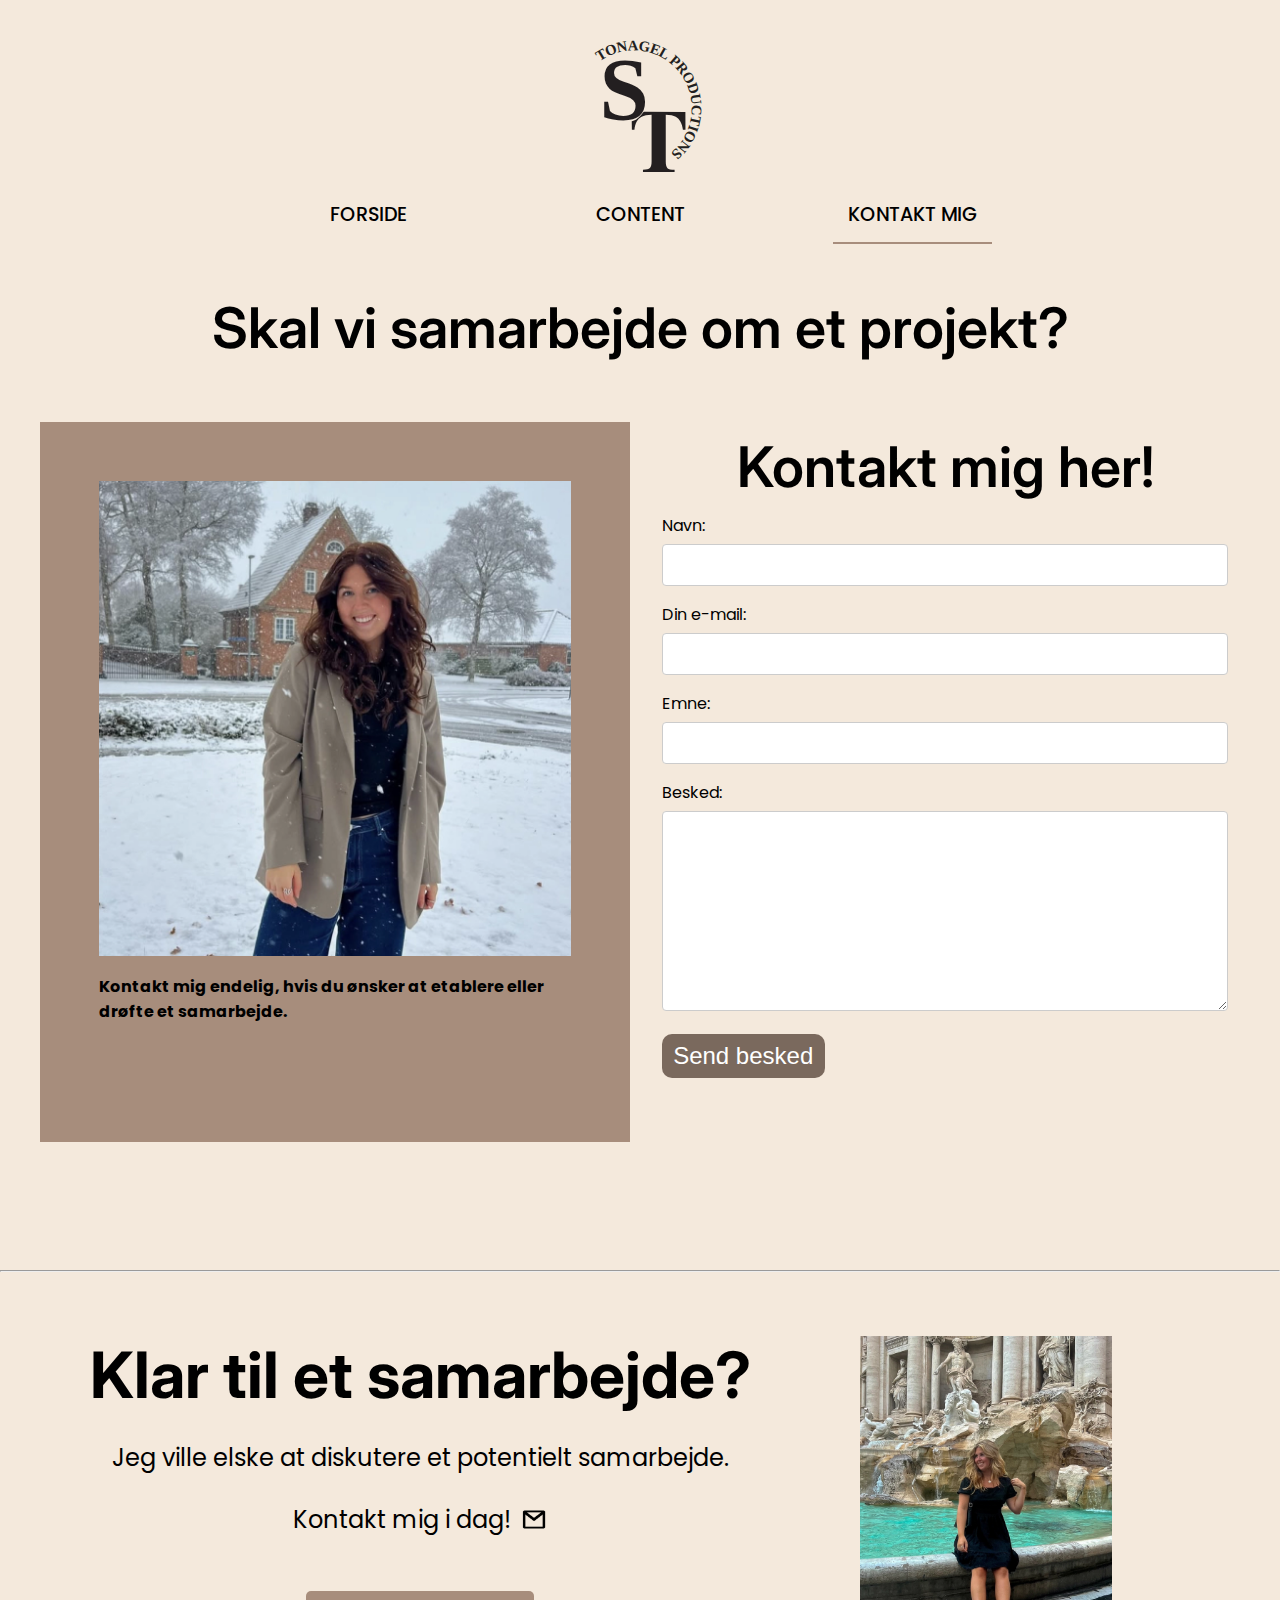
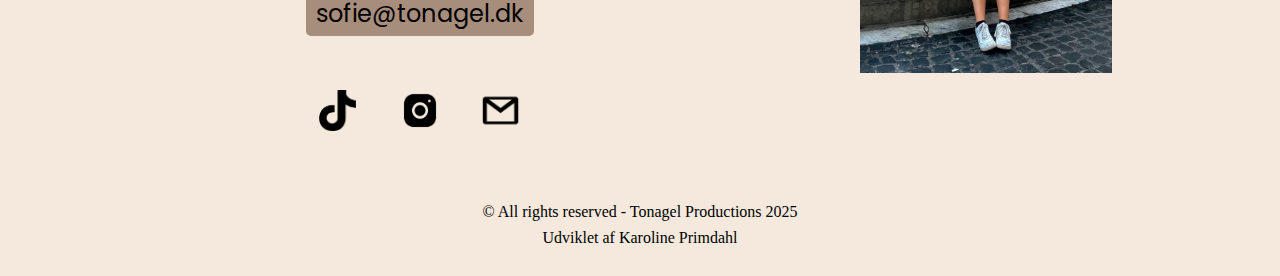
<file: kontakt.html>
<!DOCTYPE html>
<html lang="da">

<head>
    <meta charset="UTF-8">
    <meta name="viewport" content="width=device-width, initial-scale=1.0">
    <title>Kontakt mig</title>
    <link rel="stylesheet" href="style.css">
    <link
        href="https://fonts.googleapis.com/css2?family=Inter:ital,opsz,wght@0,14..32,100..900;1,14..32,100..900&display=swap"
        rel="stylesheet">
    <link rel="preconnect" href="https://fonts.googleapis.com">
    <link rel="preconnect" href="https://fonts.gstatic.com" crossorigin>
    <link
        href="https://fonts.googleapis.com/css2?family=Poppins:ital,wght@0,100;0,200;0,300;0,400;0,500;0,600;0,700;0,800;0,900;1,100;1,200;1,300;1,400;1,500;1,600;1,700;1,800;1,900&display=swap"
        rel="stylesheet">
    <link rel="icon" type="image/svg+xml" href="img/fav500.svg">

</head>

<body>
    <header>
        <div class="header_logo">
            <a href="index.html"><img class="logo" src="img/logo300.svg" alt="logo"></a>
        </div>

        <nav>
            <ul class="menu">
                <li class="nr1"><a href="index.html"> Forside</a></li>
                <li class="nr2"><a href="vid.html">Content</a></li>
                <li class="nr3"><a href="kontakt.html" class="active">Kontakt mig</a></li>
            </ul>
            <div class="burger">
                <div class="line"></div>
                <div class="line"></div>
                <div class="line"></div>
            </div>
        </nav>
    </header>

    <main>
        <h1 id="h1_kund" class="kunder">Skal vi samarbejde om et projekt?</h1>
        <div class="kontakt_sofie">
            <div class="kontakt1">

                <div class="indeni_kontakt">
                    <img class="kontakt_mail" src="img/sofie_kontakt.webp" alt="sofie tonagel">
                    <p class="kontakt_p">Kontakt mig endelig, hvis du ønsker at etablere eller drøfte et samarbejde.</p>
                </div>
            </div>
            <div class="kontakt2">
                <h2 id="kunder_" class="kunder">Kontakt mig her!</h2>
                <form id="contact-form">
                    <label for="name">Navn:</label>
                    <input type="text" id="name" name="name" required>
                    <br>

                    <label for="email">Din e-mail:</label>
                    <input type="email" id="email" name="email" required>
                    <br>

                    <label for="emne">Emne:</label>
                    <input type="text" id="emne" name="emne" required>
                    <br>

                    <label for="message">Besked:</label>
                    <textarea class="stort_tekstfelt" id="message" name="message" required></textarea>
                    <br>

                    <button type="submit">Send besked</button>
                </form>
            </div>

            <div id="popup-modal" style="display: none;">
                <div class="popup-content">
                    <h2>Beskeden er sendt!</h2>
                    <p class="p_pop">Tak for din besked. Jeg vender tilbage hurtigst muligt. </p>
                    <a href="#" id="close-popup">Luk</a>
                </div>
            </div>

        </div>
        <button onclick="topFunction()" id="myBtn" title="Go to top"><i class="arrow up"></i></button>
    </main>

    <footer>
        <hr>
        <div class="footer_grid">
            <div class="samarbejde">
                <h1 class="h1_footer">Klar til et samarbejde?</h1>
                <p class="p_footer">Jeg ville elske at diskutere et potentielt samarbejde.
                </p>
                <div class="kontakte">
                    <p class="p_footer">Kontakt mig i dag!</p>
                    <img src="img/mail.webp" alt="mail">
                </div>
                <div class="bar2">
                    <div class="boks2">
                        <a class="a-tag" href="mailto:sofie@tonagel.dk">sofie@tonagel.dk</a>
                    </div>
                </div>
                <div class="medier">
                    <a class="hover" href="https://www.tiktok.com/@sofietonagel"><img class="tikki" src="img/tik.webp"
                            alt="tik tok"></a>
                    <a class="hover" href="https://www.instagram.com/sofietonagel/"><img src="img/instagram.webp"
                            alt="instagram"></a>
                    <a class="hover" href="mailto:sofie@tonagel.dk"><img src="img/mail.webp" alt="mail"></a>
                </div>

            </div>

            <div class="billede_footer">
                <img src="img/sofie_footer.webp" alt="sofie tonagel">

            </div>
        </div>
        <p class="footer_right">© All rights reserved - Tonagel Productions 2025 <br>
            Udviklet af <a class="karomail" href="mailto:karolineprimdahl94@gmail.com">Karoline Primdahl</a></p>
    </footer>
    <script src="java.js"></script>
</body>

</html>
</file>
<file: style.css>
* {
  margin: 0;
  padding: 0;
  box-sizing: border-box;
}

img {
  width: 100%; /** Responsive billeder **/
}

video {
  width: 100%;
}


body {
  background-color: #f4e9dc;
}

main {
  max-width: 1200px; /** Max størrelse på 1200 px **/
  margin-inline: auto;
}

h2 {
  font-family: inter;
}
.p_port {
  font-family: serif;
  text-transform: uppercase;
  text-align: center;
  font-family: poppins;
  padding-bottom: 2%;
}

.dk {
  font-family: poppins;
}



.email,
.tik {
  font-family: poppins;
  text-decoration: none;
  color: black;
}

@media (max-width: 960px) {
  .dk,
  .email {
    font-size: 0.7rem;
  }
}

@media (max-width: 600px) {
  .tik {
    font-size: 0.8rem;
  }
}
h3 {
  font-family: poppins;
}

.grid_sammen1 {
  display: grid;
  grid-template-columns: 1fr 1fr;
  gap: 10px;
}

.tekst {
  display: grid;
  grid-template-columns: 1fr 1fr;
}

.lokation,
.mail,
.tik,
.insta {
  width: 10%;
  display: flex;
  align-items: center;
  gap: 10px;
}

.grid_1-1 {
  display: grid;
  grid-template-columns: 1fr 1fr;
}

.grid_1-1-1 {
  padding-left: 10%;
}

.h1_grid1 {
  text-align: center;
  font-size: 3rem;
  font-weight: 400;
  margin: 0%;
  padding-top: 4%;
}

@media (max-width: 895px) {
  .tik {
    font-size: 0.9rem;
  }
}
@media (max-width: 760px) {
  .grid_sammen1 {
    grid-template-columns: 1fr;
  }

  .grid_1-1 {
    grid-template-columns: 1fr;
  }
  .some {
    width: 80%;
    display: flex;
    margin: auto;
  }

  .p_port {
    font-size: 2rem;
    font-weight: bold;
  }

  .micro {
    padding-left: 3%;
    padding-right: 3%;
  }
  .tekst {
    grid-template-columns: 1fr;

    padding-bottom: 6%;
  }

  .grid_1-1-1 {
    text-align: center;
    margin: auto;
    padding-top: 2%;
  }

  .grid_1-1-1 img {
    width: 170%;
  }

    .dk,
  .email {
    font-size: 1rem;
  }
}

@media (max-width: 600px) {
  .tekst {
    margin-top: -7%;
  }
  
}

.h3_grid1 {
  text-align: center;
  margin: 0%;
  font-weight: 400;
}

.micro {
  max-width: 65ch;
  line-height: 1.5;
  margin: auto;
  padding-top: 2%;
}

@media (max-width: 600px) {
  .micro {
    padding-top: 5%;
    padding-bottom: 5%;
  }
}

.tik img {
  width: 140%;
}

.insta img {
  width: 190%;
}

.grid_2-2-2 {
  display: grid;
  grid-template-columns: 1fr 1fr;
}

.tik,
.insta {
  margin: 10%;
  margin-left: 20%;
}

.grid_2-2 img {
  width: 70%;
}

.grid_2-2 {
  text-align: center;
  padding-top: 2%;
  padding-bottom: 5%;
}

.grid2 {
  background-color: #a78d7c;
}

.boks {
  background-color: #a78d7c;
  border-radius: 15px; /** Runde hjørner **/
}

.bar {
  padding-left: 1%;
  padding-right: 1%;
  padding-top: 10%;
}

.h1_bar {
  text-align: center;
  font-size: 3.5rem;
  font-weight: 600;
  padding: 1%;
}


.sektion1,
.sektion2 {
  display: grid;
  grid-template-columns: 1fr 1fr;
  gap: 20px;
  padding-top: 5%;
  padding-left: 2%;
  padding-right: 2%;
}

.undersektion1,
.undersektion2,
.undersektion3,
.undersektion4 {
  display: grid;
  grid-template-columns: 1fr 1fr 1fr;
  gap: 20px;
  align-items: center;
}

@media (max-width: 600px) {
  .sektion1,
  .sektion2 {
    grid-template-columns: 1fr;
    gap: 40px;
    padding-top: 5%;
    padding-left: 3%;
    padding-right: 3%;
  }
}

.hover:hover,
button:hover {
  transform: scale(1.1); /** Zoomer ind  **/
  /** Chatten **/
  transition: transform 0.3s ease; /** Tilføjer en glidende overgang **/
}

/** BACK TO TOP KNAP **/
/** BACK TO TOP MED W3 SCHOOLS **/
#myBtn {
  display: none; /** Fjerner, viser med JS **/
  position: fixed; /** Fastgør **/
  bottom: 20px; /** Placering **/
  right: 30px; /** Placering **/
  z-index: 99; /** Kommer frem, for alt **/
  font-size: 18px; /** Font størrelse **/
  border: none; /** Stroke væk **/
  background-color: #7a695d; /** Knap farve **/
  color: white; /** Pil farve **/
  cursor: pointer; /** Pege **/
  padding: 10px /** top + bund **/ 30px; /** højre + venstre **/ /** Indvendig afstand **/
}

/** HOVER B2TOP **/
#myBtn:hover {
  background-color: #7a695d; /** Farve **/
}

/** PIL I KNAP **/
.arrow {
  border: solid white; /** Solid for at vise **/
  border-width: 0 3px 3px 0; /** Form **/
  display: inline-block; /** Gør V **/
  padding: 3px; /** Vises **/
}

.up {
  transform: rotate(-135deg); /** Roterer V **/
}

/** HOVER **/
#myBtn:hover .arrow {
  border: solid black; /** Solid for at vise **/
  border-width: 0 3px 3px 0; /** Form **/
  display: inline-block; /** Gør V **/
  padding: 3px; /** Vises **/
}

.footer_grid {
  padding-top: 5%;
  display: grid;
  grid-template-columns: 2fr 1fr;
  gap: 20px;
  padding-bottom: 5%;
}

.billede_footer img {
  width: 60%;
}

.samarbejde {
  margin: auto;
}

.h1_footer {
  font-size: 4rem;
  text-align: center;
  padding-bottom: 4%;
}

.p_footer {
  text-align: center;
  font-size: 1.5rem;
  font-family: poppins;
}

.kontakte {
  display: flex;
  align-items: center;
  justify-content: center;
  gap: 10px;
  padding-top: 4%;
}

.kontakte img {
  width: 4%;
}

.boks2 {
  padding-top: 8%;
  border-radius: 15px; /** Runde hjørner **/
}

.bar2 {
  text-align: center;
}

.a-tag {
  background-color: #a78d7c;
  padding: 5px 10px; /* Tilføj lidt polstring omkring teksten */
  border-radius: 5px; /* Afrundede hjørner for et pænere look */
  display: inline-block; /* Sikrer, at baggrundsfarven omslutter teksten */
  text-decoration: none; /* Fjerner understregning */
  color: black; /* Skift tekstfarve, hvis nødvendigt */
  font-size: 1.5rem;
  font-family: poppins;
}

.a-tag:hover {
  transform: scale(1.1); /** Zoomer ind  **/
  /** Chatten **/
  transition: transform 0.3s ease; /** Tilføjer en glidende overgang **/
}

.medier {
  display: grid;
  grid-template-columns: 1fr 1fr 1fr;
  gap: 40px;
  width: 30%;
  padding-top: 8%;
  margin: auto;
}

.tikki {
  width: 90%;
}

footer {
  padding-bottom: 2%;
}

.footer_right {
  text-align: center;
  line-height: 1.6;
}


@media (max-width: 1080px) {


  .h1_footer {
    font-size: 3rem;
  }

  .p_footer {
    text-align: center;
    font-size: 1.1rem;
  }

  .a-tag {
    font-size: 1.1rem;
  }

  .billede_footer img {
    display: flex;
    margin: auto;
    width: 80%;
  }

  .medier {
    width: 30%;
  }
}

@media (max-width: 765px) {


  .h1_footer {
    font-size: 2.5rem;
  }

  .p_footer {
    text-align: center;
    font-size: 1.1rem;
  }

  .a-tag {
    font-size: 1.1rem;
  }

  .billede_footer img {
    display: flex;
    margin: auto;
    width: 90%;
  }

  .medier {
    width: 40%;
  }
}

@media (max-width: 703px) {
.h1_footer {
  font-size: 2.3rem;
}

  .p_footer {
    text-align: center;
    font-size: 0.9rem;
  }

}

@media (max-width: 600px) {
  .footer_grid {
    grid-template-columns: 1fr;
  }

  .h1_footer {
    font-size: 2rem;
  }

  .p_footer {
    text-align: center;
    font-size: 1.2rem;
  }

  .a-tag {
    font-size: 1.2rem;
  }

  .billede_footer img {
    display: flex;
    margin: auto;
  }

  .medier {
    width: 50%;
  }

  footer {
    padding-bottom: 15%;
  }
}

.omtale {
  display: grid;
  grid-template-columns: 1fr 1fr 1fr 1fr;
  padding-bottom: 2%;
  gap: 40px;
  padding-left: 2%;
  padding-right: 2%;
}

.omtale1 img,
.ivon {
  width: 30%;
  display: flex;
  align-items: center;
  margin: auto;
}

.omtale1,
.omtale2,
.omtale3,
.omtale4 {
  border: 2px solid #333; /* Sort kant (ændr farven efter behov) */
  border-radius: 10px; /* Gør hjørnerne lidt blødere */
  padding: 5%;
  background-color: white;
  margin-bottom: auto;
  box-shadow: 4px 4px 15px rgba(0, 0, 0, 0.2);
}

.kunder {
  padding-bottom: 2%;
  padding-top: 10%;
  font-weight: 600;
}

.negleomtale {
  padding-top: 4%;
  text-align: center;
  padding-bottom: 8%;
}

.neglee {
  line-height: 1.6;
  padding-top: 2%;
  padding-bottom: 2%;
}

.mofibro,
.dreamzy {
  width: 70%;
  display: flex;
  align-items: center;
  margin: auto;
}

.lounge1 {
  width: 80%;
  display: flex;
  align-items: center;
  margin: auto;
}

.kunder {
  text-align: center;
  font-size: 3.5rem;
}

@media (max-width: 900px) {
  .omtale {
    grid-template-columns: 1fr 1fr;
    padding-left: 3%;
    padding-right: 3%;
  }

  .kunder {
    font-size: 2.4rem;
    padding-top: 10%;
  }
}


@media (max-width: 1080px) {
  .h1_bar {
    font-size: 3rem;
    padding: 2%;
  }


 .kunder {
    font-size: 3rem;

  }
  }
@media (max-width: 946px) {
  .h1_bar{
    font-size: 2.5rem;
    padding: 2%;
  }

    .kunder {
    font-size: 2.5rem;
  }
}
@media (max-width: 790px) {
  .h1_bar {
    font-size: 1.9rem;
    padding: 2%;
  }

    .kunder {
    font-size: 1.9rem;

  }

}

@media (max-width: 600px) {
  .h1_bar,
  .kunder {
    font-size: 2rem;
    padding: 4%;
  }

  .kunder {
    font-size: 2.4rem;
    padding-top: 10%;
  }
}

blockquote {
  background-color: #f4e9dc;
}

.under_video {
  display: grid;
  grid-template-columns: 1fr 1fr;
  gap: 20px;
}

.videoer {
  display: grid;
  grid-template-columns: 1fr 1fr;
  gap: 20px;
  padding: 3%;
}

.vidvid {
  background-color: #a78d7c;
}

.video_tekst {
  text-align: center;
  font-size: 1.5rem;
}

hr {
  margin-top: 10%;
}

.h1_video {
  color: white;
  text-align: center;
  padding-top: 4%;
  font-size: 3.5rem;
}


@media (max-width: 900px) {

  .h1_video {
    font-size: 3rem;
  }

  .video_tekst {
    font-size: 1rem;
  }
}

@media (max-width: 750px) {
  .videoer {
    grid-template-columns: 1fr;
  }

  .h1_video {
    font-size: 2.5rem;
  }

  .video_tekst {
    font-size: 1.5rem;
  }
}

.p_video {
  color: white;
  font-family: poppins;
  font-size: 1.3rem;
}

button {
  cursor: pointer; /** Mussehånd **/
  background-color: white;
  color: black;
  border-radius: 10px; /** Rundere hjørner **/
  padding: 8px; /** Større felter **/
  padding-left: 2%;
  padding-right: 2%;
  font-size: 1.5rem;
  text-align: center;
}

.knap_2 {
  cursor: pointer; /** Mussehånd **/
  background-color: #7a695d;
  color: white;
  border-radius: 10px; /** Rundere hjørner **/
  padding: 8px; /** Større felter **/
  padding-left: 2%;
  padding-right: 2%;
  font-size: 1.5rem;
  text-align: center;
}

.knap_2:hover {
  color: black;
}

.knappen {
  text-align: center;
  padding-bottom: 5%;
}

.knappen_2 {
  text-align: center;
  padding-bottom: 10%;
}


.galleri {
  display: grid;
  grid-template-columns: 2fr 1fr 1fr 1fr;
  gap: 20px;
  grid-template-rows: 1fr 1fr;
  padding: 3%;
  padding-bottom: 10%;
}

.billed1 {
  grid-row: 1 / span 2;
}

.billed5 {
  grid-row: 2;
  grid-column: 2;
}

.galleri img {
  object-fit: cover;
  align-self: stretch;
}

@media (max-width: 600px) {
  .galleri {
    grid-template-columns: 1fr 1fr;
  }
  .billed1 {
    grid-row: 4 / span 5;
  }
}

.om_sofie {
  display: grid;
  grid-template-columns: 1fr 2fr;
  gap: 30px;
  padding: 3%;
  padding-bottom: 10%;
  padding-top: 10%;
}

.medier2 {
  display: grid;
  grid-template-columns: 1fr 1fr 1fr;
  width: 70%;
  margin: auto;
  gap: 40px;
  padding-top: 8%;
  padding-bottom: 2%;
}

.h1_sofie {
  text-align: center;
  font-size: 3rem;
  font-weight: 600;
}

.boks3 {
  padding-left: 15%;
  padding-right: 15%;
  padding-bottom: 4%;
}

.bar3 {
  background-color: #a78d7c;
  border-radius: 15px; /** Runde hjørner **/
  text-align: center;
  padding-top: 3%;
  padding-bottom: 3%;
  font-size: 3rem;
  font-weight: 600;
}

.p_1 {
  max-width: 65ch;
  line-height: 1.6;
  margin: auto;
  font-weight: 550;
}

.p_2 {
  max-width: 65ch;
  line-height: 1.6;
  margin: auto;
  padding-top: 8%;
}

.sof {
  width: 80%;
  display: flex;
  align-items: center;
  margin: auto;
}


@media (max-width: 1055px) {

  .medier2 {
    width: 70%;
    padding-bottom: 5%;
  }
  .bar3 {
    font-size: 2rem;
    padding: 2%;
  }

  .h1_sofie {
    font-size: 2rem;
  }

  .sof {
width: 100%;
  }
}

@media (max-width: 742px) {
  .bar3 {
    font-size: 1.5rem;
    padding: 2%;  }


}

@media (max-width: 700px) {
  .om_sofie {
    grid-template-columns: 1fr;
  }

  .medier2 {
    width: 40%;
    padding-bottom: 5%;
  }
  .bar3 {
    font-size: 2rem;
  }
}

@media (max-width: 600px) {

  .medier2 {
    width: 50%;
    padding-bottom: 5%;
  }

}


.services {
  display: grid;
  grid-template-columns: 1fr 1fr;

}

.udenom {
  background-color: #a78d7c;
  padding-bottom: 3%;
  padding-top: 3%;
}

.service_afsofie {
  width: 60%;
  margin: auto;
  display: flex;

}

li {
  font-size: 1.5rem;
  color: white;
  font-family: poppins;
}

.list {
  margin-inline: auto;
  line-height: 1.6;
}

.h1_services {
  color: white;
  font-size: 3.5rem;
  text-align: center;
  padding-bottom: 4%;
  font-weight: 600;
}


@media (max-width: 960px) {


  .service_afsofie {
    margin: auto;
    display: flex;
    padding-bottom: 5%;
  }

  li {
    font-size: 1.1rem;
    color: white;
    font-family: poppins;
  }

  .list {
    margin-inline: auto;
    line-height: 1.6;
  }
    .h1_services {
  color: white;
  font-size: 3rem;
  text-align: center;
  padding-bottom: 4%;
  font-weight: 600;
  }
}

@media (max-width: 750px) {


  .service_afsofie {
    width: 80%;
    margin: auto;
    display: flex;
    padding-bottom: 5%;
    display: flex;
    margin: auto;
  }

  li {
    font-size: 1.1rem;
    color: white;
    font-family: poppins;
  }

  .list {
    margin-inline: auto;
    line-height: 1.6;
    padding-left: 10%;
  }
}
@media (max-width: 600px) {
  .services {
    grid-template-columns: 1fr;
  }

  .service_afsofie {
    margin: auto;
    display: flex;
    padding-bottom: 5%;
  }

  li {
    font-size: 1.1rem;
    color: white;
    font-family: poppins;
  }

  .list {
    margin-inline: auto;
    line-height: 1.6;
    padding-left: 0%;
  }
}

h1 {
  font-family: inter;
}

.logo {
  width: 10%;
  display: flex;
  align-items: center;
  margin: auto;
}

.header_logo {
  padding-top: 3%;
  padding-bottom: 1%;
}

.menu a {
  padding: 15px; /** Mellemrum **/
  text-decoration: none; /** Fjerner underscore **/
  color: black; /** Sort **/
  display: inline-block; /** Påkrævet for transform **/
}

.menu {
  display: grid;
  grid-template-columns: 1fr 1fr 1fr;
  font-family: raleway; /** Font **/
  text-transform: uppercase; /** Caps lock **/
  text-align: center; /** Tekst i midten **/
  justify-content: space-between; /** Lige meget mellemrum **/
  max-width: 1200px; /** Sætter størrelsen **/
  margin-inline: auto; /** Auto i midten **/
  padding-left: 15%; /** Mellemrum venstre **/
  padding-right: 15%; /** Mellemrum højre **/
  list-style: none; /** Fjerner prikker **/
  padding-bottom: 2%; /** Mellemrum i bunden **/
  font-weight: 500; /** Lidt fed **/
  font-family: inter;
}

/** UNDERLINJE **/
.menu a {
  position: relative; /** Flytbar **/
  text-decoration: none; /** Fjerner underscore **/
  color: black; /** Farve **/
  font-size: 1.2rem;
}

.menu a::after {
  content: ""; /** Gør streg mulig **/
  position: absolute; /** Ødelægger ik andre elementer **/
  left: 0; /** Får linjen under tekst **/
  bottom: 0; /** Får linjen under tekst **/
  width: 0; /** Får linjen under tekst **/
  height: 2px; /** Højden på linjen **/
  background: #a78d7c; /** Farve **/
  transition: width 0.3s ease; /** Tiden og typen af animation **/
}

/** Får underlinje hover til at blive **/
.menu a:hover::after,
.menu a.active::after {
  width: 100%; /** Underlinjen forbliver for aktive links**/
}

.burger {
  width: 30px; /** længdre på mburger ***/
  cursor: pointer; /** Gør menuen klikbar **/
}

.burger .line {
  height: 2px; /** Størrelse på burger streger **/
  background-color: #333333; /** Farve **/
  margin-bottom: 5px; /** Afstand mellem linjer **/
}

.burger {
  display: none; /** Fjerner burger i desktop **/
}

@media (max-width: 700px) {
  .menu {
   padding-left: 10%; /** Mellemrum venstre **/
  padding-right: 10%; /** Mellemrum højre **/
  }
}

/** HEADER MOBILFORMAT **/
@media (max-width: 600px) {
  header {
    display: flex;
    justify-content: space-between; /** Menu højre **/
    padding-bottom: 3%; /** Afstand bund **/
    margin-inline: auto; /** Auto i midten **/
  }
  /** MENU **/
  .menu {
    display: none; /** Menu vises **/
    margin-top: -25px; /** Samme afstand til top **/
    padding-left: 0%; /** Mellemrum venstre **/
    padding-right: 0%; /** Mellemrum højre **/
  }
  .header_logo {
    padding-bottom: 8%;
  }

  .logo {
    display: inline; /** Logo_2 synlig i mobil **/
    width: 80px; /** px gør at billede ikke justeres **/
    padding-left: 4%; /** Mellemrum venstre **/
    padding-top: 2%; /** Mellemrum til top **/
  }

  /** BURGER **/
  /** ELEMENTER GENBRUGT FRA VIRKSOMHEDSSITE **/
  .burger {
    display: block; /** Gør burger-menu synlig **/
    margin-left: -20%; /** Mellemrum venstre **/
    margin-top: 60%; /** Mellemrum til top **/
    padding-bottom: 70%; /** Afstand bund **/
  }

  .burger.active .line:nth-child(1) {
    transform: rotate(45deg) translate(5px, 5px); /** Laver kryds centralt **/
    transition: 0.2s linear; /** Når kryds = glidende **/
  }

  .burger.active .line:nth-child(2) {
    opacity: 0; /** Fjerner streg to i burger så det giver kryds **/
  }

  .burger.active .line:nth-child(3) {
    transform: rotate(-45deg) translate(5px, -5px); /** Laver kryds centralt **/
    transition: 0.2s linear; /** Når kryds = glidende **/
  }

  nav.active .menu {
    display: block; /** Menu bliver synlig **/
    position: absolute; /** Menu kommer ned **/
    background-color: #ffffff; /** Baggrundsfarve **/
    top: 94px; /** Menu kommer rigtig ned **/
    left: 0; /** Fylder det hele **/
    width: 100%; /** Menu fylder hele skærm **/
    box-shadow: 0 10px 10px rgba(0, 0, 0, 0.1); /** Skygge **/
    z-index: 10; /** Rykker menu frem foran alt**/
    text-align: left; /** Tekst til venstre **/
  }

  nav.active .menu li {
    margin: 5px 5px; /** Mellemrum mellem links **/
    padding-left: 1%; /** Mellemrum venstre **/
  }

  nav.active .menu a {
    font-size: 15px; /** Skriftstørrelse **/
  }

  .menu a:hover::after,
  .menu a.active::after {
    width: 0%; /** Underlinjen forsvinder mobil **/
  }

  .menu li {
    border-bottom: 1px solid lightgray; /** HR under links **/
  }
}

.indeni_content {
  display: grid;
  grid-template-columns: 3fr 4fr 1fr;
  gap: 40px;
}

.grid_content {
  padding-bottom: 5%;
  padding-top: 1%;
}

.sofie_content {
  background-color: #a78d7c; /* Baggrundsfarve */
  display: flex; /* Centrerer indholdet */
  justify-content: center; /* Centrerer horisontalt */
  align-items: center; /* Centrerer vertikalt */

}


.sof2 {
  width: 80%;
  display: flex;
  align-items: center;
  margin: auto;
}
.sof {
  max-width: 100%; /* Gør billedet mindre om nødvendigt */
}

.sof img {
  width: 100%;
  display: block; /* Fjerner ekstra plads fra inline-elementer */
}

.ul_vid {
  font-family: 'Times New Roman', Times, serif;
  font-size: 1rem;
  line-height: 1.8;
  padding-top: 2%;
  color: black;
  padding-bottom: 2%;
}

.medier3 {
  display: grid;
  grid-template-columns: 1fr;
  gap: 40px;
  width: 30%;
  padding-top: 8%;
  margin: auto;
    font-weight: 550;
}

.ul_vid2 {
  padding-left: 15%;
}

.micro2 {
  max-width: 65ch;
  line-height: 1.5;
  margin: auto;
}

.tekst_content {
  margin: auto;
  padding-bottom: 10%;
}

.h1_content {
  text-align: center;
  font-size: 3.5rem;
  padding-bottom: 3%;
}

#content2 {
  padding-top: 0%;
}
@media (max-width: 800px) {
.indeni_content {
  grid-template-columns: 1fr;
}

#content,
#content2,
#tiktok {
  font-size: 3rem;
  padding-bottom: 4%;
}

.medier3 {
  order: -1;
  grid-template-columns: 1fr 1fr 1fr;
      width: 35%;
      margin-top: -8%;
}

.tekst_content {
order: -1;
padding-left: 2%;
padding-right: 2%;
margin-top: -5%;
padding-bottom: 0%;
}

.sof img {
  padding-top: 5%;
  width: 100%;
  padding-bottom: 5%;

}

.sofie_content {
  padding: 5%;
}
}

@media (max-width: 600px) {
.tekst_content {
order: -1;
padding-left: 2%;
padding-right: 2%;
margin-top: -20%;
padding-bottom: 0%;
}

.sof img {
  padding-top: 5%;
  width: 100%;
  padding-bottom: 5%;

}

#tiktok {
  font-size: 2.5rem;
}


.medier3 {
      width: 50%;
}


.sofie_content {
  padding: 5%;
}
}

@media (max-width: 500px) {
#tiktok,
#content2 {
  font-size: 2rem;
}
}
/* 🎯 Karrusel-container */
.carousel-container {
    display: flex;
    align-items: center;
    justify-content: center;
    position: relative;
    max-width: 100%;
    margin: auto;
}

/* 🎯 Karrusel (holder billeder) */
.carousel {
    overflow: hidden;
    width: 100%; /* Gør karrusellen responsiv */
    max-width: 900px; /* Maks bredde på desktop */
    padding-bottom: 5%;
}

/* 🎯 Billed-rækken */
.carousel-track {
    display: flex;
    transition: transform 0.5s ease-in-out;
    gap: 10px; /* Afstand mellem billeder */
}

/* 🎯 Karrusel-billeder */
.carousel-track img {
    width: 33.33%; /* Gør, at altid 3 billeder vises */
    height: auto;
    border-radius: 10px;
}

/* 🎯 Knapper */
.carousel-btn {
    background-color: rgba(0, 0, 0, 0.5);
    color: white;
    border: none;
    padding: 10px 15px;
    font-size: 20px;
    cursor: pointer;
    position: absolute;
    top: 50%;
    transform: translateY(-50%);
}

/* 🎯 Knapper placering */
.prev {
    left: -40px;
background-color: #7a695d;
color: white;
}

.prev:hover {
  color: black;
}

.next {
    right: -40px;
}

/* 📱 RESPONSIV DESIGN - ALTID 3 BILLEDER */
@media (max-width: 900px) {
    .carousel {
        width: 100%; /* Brug hele skærmens bredde */
    }

    .carousel-track img {
        width: 33.33%; /* Stadig 3 billeder synlige */
    }

    .prev {
        left: 5px;
    }

    .next {
        right: 5px;
    }
}


.carousel-track {
    display: flex;
    gap: 10px; /* Mindre afstand */
    justify-content: flex-start;
    transition: transform 0.5s ease-in-out;
}

.carousel-track a {
    display: inline-block;
    width: auto;
}

.carousel-track img {
    width: 300px; /* Justér størrelsen */
    height: auto;
    border-radius: 10px;
}

#tiktok {
  padding-top: 5%;
  padding-bottom: 0%;
}

.carousel-container {
  padding-bottom: 10%;
}


.kontakt_sofie {
  display: grid;
  grid-template-columns: 1fr 1fr;
  gap: 20px;
}
input[type="text"],
input[type="email"],
select,
textarea {
  width: 100%; /** Fylder det hele **/
  padding: 12px; /** Større felter **/
  border: 1px solid #ccc; /** Kant farve **/
  border-radius: 4px; /** Rundere hjørner **/
  margin-top: 6px; /** Felt afstand til h **/
  margin-bottom: 16px; /** Afstand ef. boks **/
  font-family: 'Times New Roman', Times, serif;
}

input {
  padding: 6%;
}
/** INPUT KNAP **/
button[type="submit"]:hover {
  background-color: #7a695d; /* Hover farve  */
  transform: scale(1.05); /** Zoomer ind  **/
  /** Chatten **/
  transition: transform 0.3s ease; /** Tilføjer en glidende overgang **/
  color: black;
}

.kontakt2 {
font-family: poppins;
}

.kontakt_h1 {
  padding-bottom: 5%;
font-size: 3rem;

}

  .stort_tekstfelt {
      width: 100%;
      height: 200px;
  }

  button {
  border: none;       /* Fjern standard-kant */
  box-shadow: none;   /* Fjern evt. standard-skygge */
  outline: none;  
    background-color: #7a695d; /* Hover farve  */  
    color: white;
    }  /* Fjern fokus-ramme (vær dog opmærksom på tilgængelighed) */

    .kontakt2 {
    /* Centrer containeren */
  padding: 2%;    /* Giver 20px på hver side */
  
}

.indeni_kontakt {
  background-color: #a78d7c;
  margin: auto;
  padding-bottom: 20%;
}

.kontakt_mail {
  width: 80%;
  display: flex;
  align-items: center;
  margin: auto;
  padding-top: 10%;
}

.kontakt_p {
padding-left: 10%;
padding-top: 3%;
padding-right: 10%;
font-family: poppins;
font-weight: bold;
}

#h1_kund {
  padding-top: 2%;
  padding-bottom: 5%;
}


@media (max-width: 780px) {
.kontakt_sofie {
  display: grid;
  grid-template-columns: 1fr;
  gap: 20px;
}
}

@media (max-width: 600px) {
#h1_kund {
  padding-top: 0%;
  margin-top: -8%;
}
}

#kunder_ {
  padding-top: 0%;
}

.karomail {
  color: black;
  text-decoration: none;
}

#popup-modal {
    display: none;
    position: fixed;
    top: 0;
    left: 0;
    width: 100%;
    height: 100%;
    background: rgba(0, 0, 0, 0.7);
    display: flex;
    align-items: center;
    justify-content: center;
}

/* Indhold af pop-up */
.popup-content {
    background: white;
    padding: 30px;
    border-radius: 10px;
    text-align: center;
    width: 80%;
    max-width: 400px;
}

/* Luk link */
#close-popup {
    display: inline-block;
    margin-top: 20px;
    background: #a78d7c;
    color: white;
    padding: 10px 20px;
    border-radius: 5px;
    text-decoration: none;
    font-size: 18px;
    cursor: pointer;
}

#close-popup:hover {
    background: #7a695d;
}

.p_pop {
  padding-top: 4%;
}
</file>
